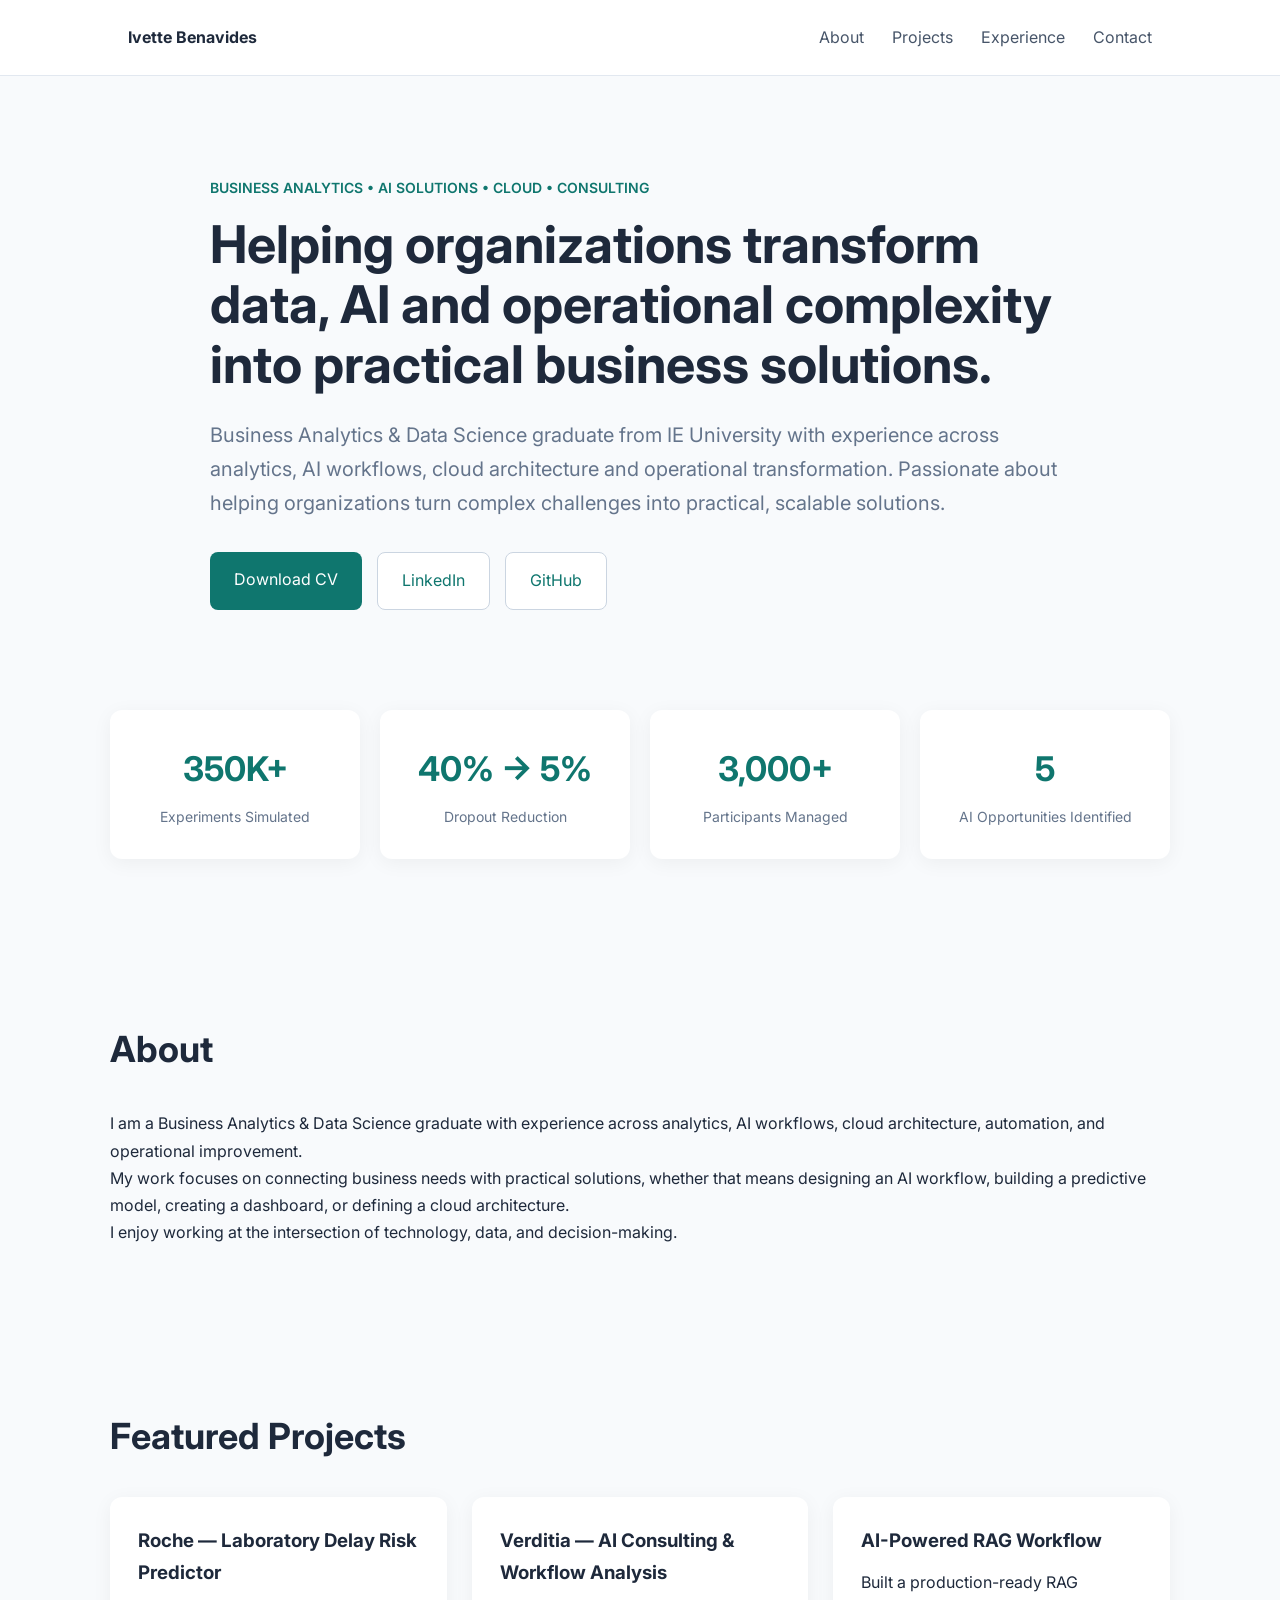
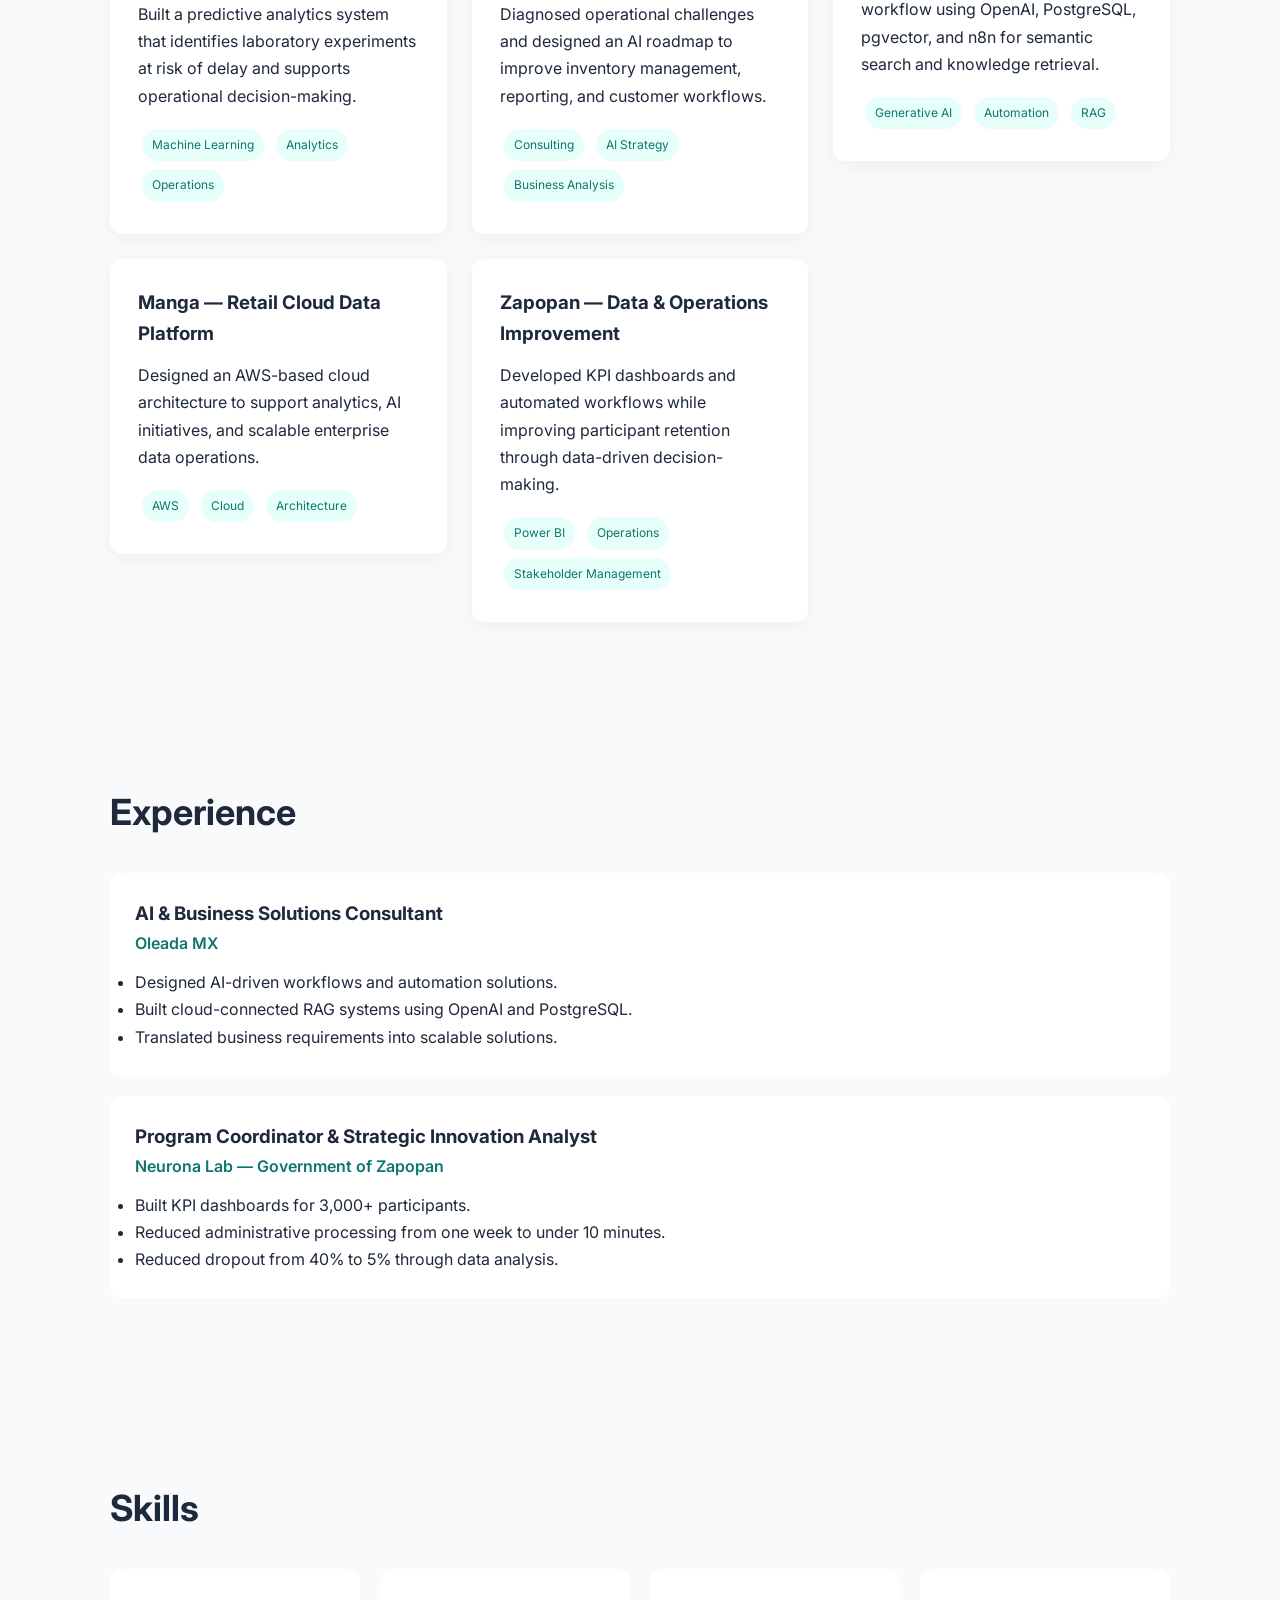
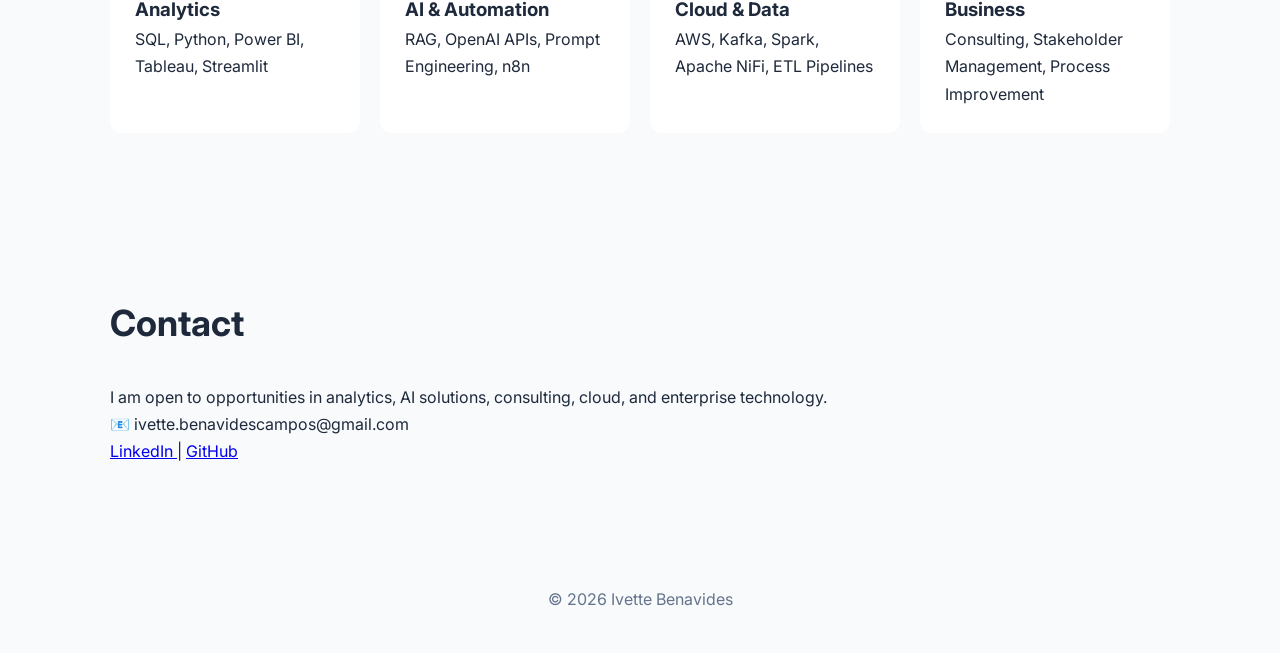
<file: index.html>
<!DOCTYPE html>
<html lang="en">
<head>
    <meta charset="UTF-8">
    <meta name="viewport" content="width=device-width, initial-scale=1.0">
    <title>Ivette Benavides | Business Analytics & AI Solutions</title>

    <link rel="stylesheet" href="styles.css">

    <link rel="preconnect" href="https://fonts.googleapis.com">
    <link href="https://fonts.googleapis.com/css2?family=Inter:wght@300;400;500;600;700&display=swap" rel="stylesheet">
</head>

<body>

<nav>
    <div class="logo">Ivette Benavides</div>

    <div class="nav-links">
        <a href="#about">About</a>
        <a href="#projects">Projects</a>
        <a href="#experience">Experience</a>
        <a href="#contact">Contact</a>
    </div>
</nav>

<section class="hero">

    <p class="eyebrow">
        BUSINESS ANALYTICS • AI SOLUTIONS • CLOUD • CONSULTING
    </p>

    <h1>
        Helping organizations transform data, AI and operational complexity into practical business solutions.
    </h1>

    <p class="hero-text">
        Business Analytics & Data Science graduate from IE University with experience across analytics, AI workflows, cloud architecture and operational transformation. 
        Passionate about helping organizations turn complex challenges into practical, scalable solutions.
    </p>

    <div class="hero-buttons">
        <a class="btn-primary" href="assets/CV_IVETTE%20BENAVIDES.pdf" target="_blank">
            Download CV
        </a>

        <a class="btn-secondary"
           href="https://www.linkedin.com/in/ivette-benavides"
           target="_blank">
            LinkedIn
        </a>

        <a class="btn-secondary"
           href="https://github.com/IvetteBenavides"
           target="_blank">
            GitHub
        </a>
    </div>

</section>

<section class="metrics">

    <div class="metric">
        <h3>350K+</h3>
        <p>Experiments Simulated</p>
    </div>

    <div class="metric">
        <h3>40% → 5%</h3>
        <p>Dropout Reduction</p>
    </div>

    <div class="metric">
        <h3>3,000+</h3>
        <p>Participants Managed</p>
    </div>

    <div class="metric">
        <h3>5</h3>
        <p>AI Opportunities Identified</p>
    </div>

</section>
<section id="about">

    <h2>About</h2>

    <p>
        I am a Business Analytics & Data Science graduate with experience across analytics,
        AI workflows, cloud architecture, automation, and operational improvement.
    </p>

    <p>
        My work focuses on connecting business needs with practical solutions,
        whether that means designing an AI workflow, building a predictive model,
        creating a dashboard, or defining a cloud architecture.
    </p>

    <p>
        I enjoy working at the intersection of technology, data, and decision-making.
    </p>

</section>

<section id="projects">

    <h2>Featured Projects</h2>

    <div class="projects-grid">

        <a class="project-link" href="project-roche.html">

            <div class="project-card">

                <h3>Roche — Laboratory Delay Risk Predictor</h3>

                <p>
                    Built a predictive analytics system that identifies laboratory experiments at risk of delay and supports operational decision-making.
                </p>

                <span>Machine Learning</span>
                <span>Analytics</span>
                <span>Operations</span>

            </div>

        </a>

        <a class="project-link" href="project-verditia.html">

            <div class="project-card">

                <h3>Verditia — AI Consulting & Workflow Analysis</h3>

                <p>
                    Diagnosed operational challenges and designed an AI roadmap to improve inventory management, reporting, and customer workflows.
                </p>

                <span>Consulting</span>
                <span>AI Strategy</span>
                <span>Business Analysis</span>

            </div>

        </a>

        <a class="project-link" href="project-rag.html">

            <div class="project-card">

                <h3>AI-Powered RAG Workflow</h3>

                <p>
                    Built a production-ready RAG workflow using OpenAI, PostgreSQL, pgvector, and n8n for semantic search and knowledge retrieval.
                </p>

                <span>Generative AI</span>
                <span>Automation</span>
                <span>RAG</span>

            </div>

        </a>

        <a class="project-link" href="project-manga.html">

            <div class="project-card">

                <h3>Manga — Retail Cloud Data Platform</h3>

                <p>
                    Designed an AWS-based cloud architecture to support analytics, AI initiatives, and scalable enterprise data operations.
                </p>

                <span>AWS</span>
                <span>Cloud</span>
                <span>Architecture</span>

            </div>

        </a>

        <a class="project-link" href="project-zapopan.html">

            <div class="project-card">

                <h3>Zapopan — Data & Operations Improvement</h3>

                <p>
                    Developed KPI dashboards and automated workflows while improving participant retention through data-driven decision-making.
                </p>

                <span>Power BI</span>
                <span>Operations</span>
                <span>Stakeholder Management</span>

            </div>

        </a>

    </div>

</section>

<section id="experience">

    <h2>Experience</h2>

    <div class="experience-card">

        <h3>AI & Business Solutions Consultant</h3>

        <p class="company">
            Oleada MX
        </p>

        <ul>
            <li>Designed AI-driven workflows and automation solutions.</li>
            <li>Built cloud-connected RAG systems using OpenAI and PostgreSQL.</li>
            <li>Translated business requirements into scalable solutions.</li>
        </ul>

    </div>

    <div class="experience-card">

        <h3>Program Coordinator & Strategic Innovation Analyst</h3>

        <p class="company">
            Neurona Lab — Government of Zapopan
        </p>

        <ul>
            <li>Built KPI dashboards for 3,000+ participants.</li>
            <li>Reduced administrative processing from one week to under 10 minutes.</li>
            <li>Reduced dropout from 40% to 5% through data analysis.</li>
        </ul>

    </div>

</section>

<section id="skills">

    <h2>Skills</h2>

    <div class="skills-grid">

        <div>
            <h3>Analytics</h3>
            <p>SQL, Python, Power BI, Tableau, Streamlit</p>
        </div>

        <div>
            <h3>AI & Automation</h3>
            <p>RAG, OpenAI APIs, Prompt Engineering, n8n</p>
        </div>

        <div>
            <h3>Cloud & Data</h3>
            <p>AWS, Kafka, Spark, Apache NiFi, ETL Pipelines</p>
        </div>

        <div>
            <h3>Business</h3>
            <p>Consulting, Stakeholder Management, Process Improvement</p>
        </div>

    </div>

</section>

<section id="contact">

    <h2>Contact</h2>

    <p>
        I am open to opportunities in analytics, AI solutions,
        consulting, cloud, and enterprise technology.
    </p>

    <p>
        📧 ivette.benavidescampos@gmail.com
    </p>

    <p>
        <a href="https://www.linkedin.com/in/ivette-benavides" target="_blank">
            LinkedIn
        </a>
        |
        <a href="https://github.com/IvetteBenavides" target="_blank">
            GitHub
        </a>
    </p>

</section>

<footer>
    © 2026 Ivette Benavides
</footer>

</body>
</html>
</file>
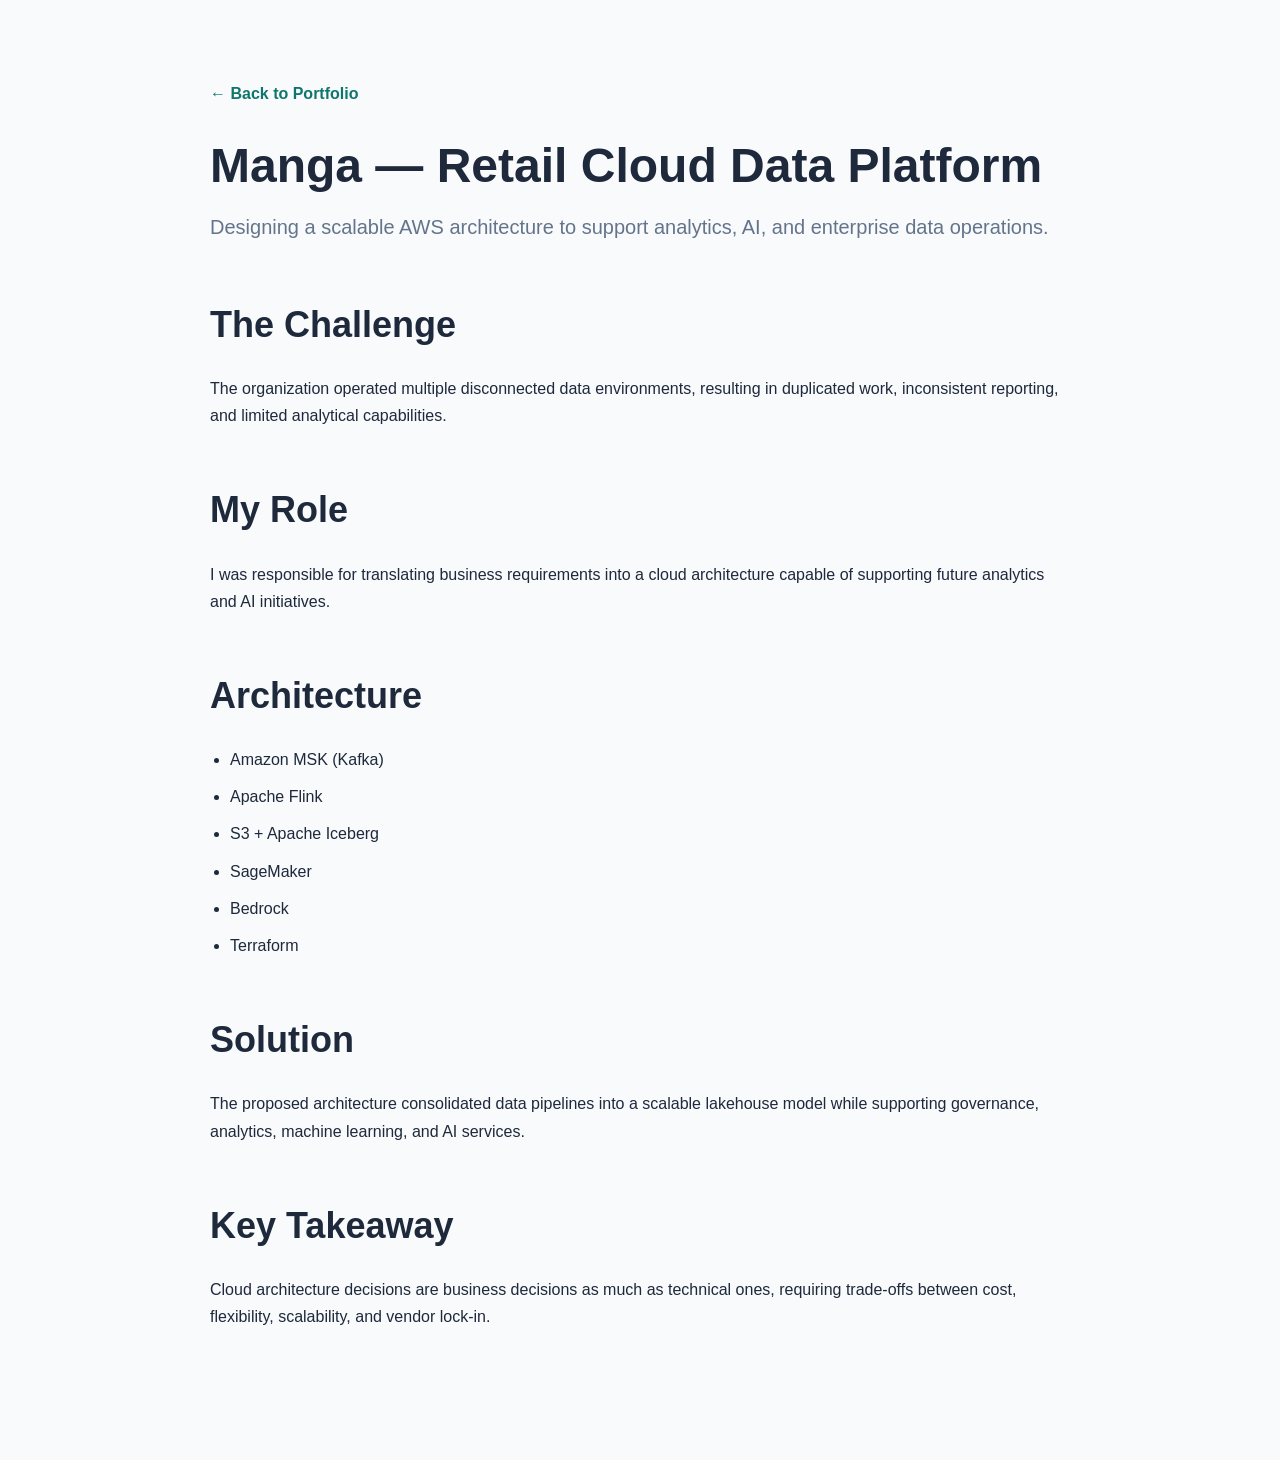
<file: project-manga.html>
<!DOCTYPE html>
<html lang="en">
<head>
<meta charset="UTF-8">
<meta name="viewport" content="width=device-width, initial-scale=1.0">
<title>Manga | Retail Cloud Data Platform</title>
<link rel="stylesheet" href="styles.css">
</head>

<body>

<div class="project-container">

<a href="index.html" class="back-link">← Back to Portfolio</a>

<div class="project-header">
<h1>Manga — Retail Cloud Data Platform</h1>

<p class="subtitle">
Designing a scalable AWS architecture to support analytics, AI, and enterprise data operations.
</p>
</div>

<div class="section">
<h2>The Challenge</h2>

<p>
The organization operated multiple disconnected data environments, resulting in duplicated work, inconsistent reporting, and limited analytical capabilities.
</p>
</div>

<div class="section">
<h2>My Role</h2>

<p>
I was responsible for translating business requirements into a cloud architecture capable of supporting future analytics and AI initiatives.
</p>
</div>

<div class="section">
<h2>Architecture</h2>

<ul>
<li>Amazon MSK (Kafka)</li>
<li>Apache Flink</li>
<li>S3 + Apache Iceberg</li>
<li>SageMaker</li>
<li>Bedrock</li>
<li>Terraform</li>
</ul>
</div>

<div class="section">
<h2>Solution</h2>

<p>
The proposed architecture consolidated data pipelines into a scalable lakehouse model while supporting governance, analytics, machine learning, and AI services.
</p>
</div>

<div class="section">
<h2>Key Takeaway</h2>

<p>
Cloud architecture decisions are business decisions as much as technical ones, requiring trade-offs between cost, flexibility, scalability, and vendor lock-in.
</p>
</div>

</div>

</body>
</html>
</file>
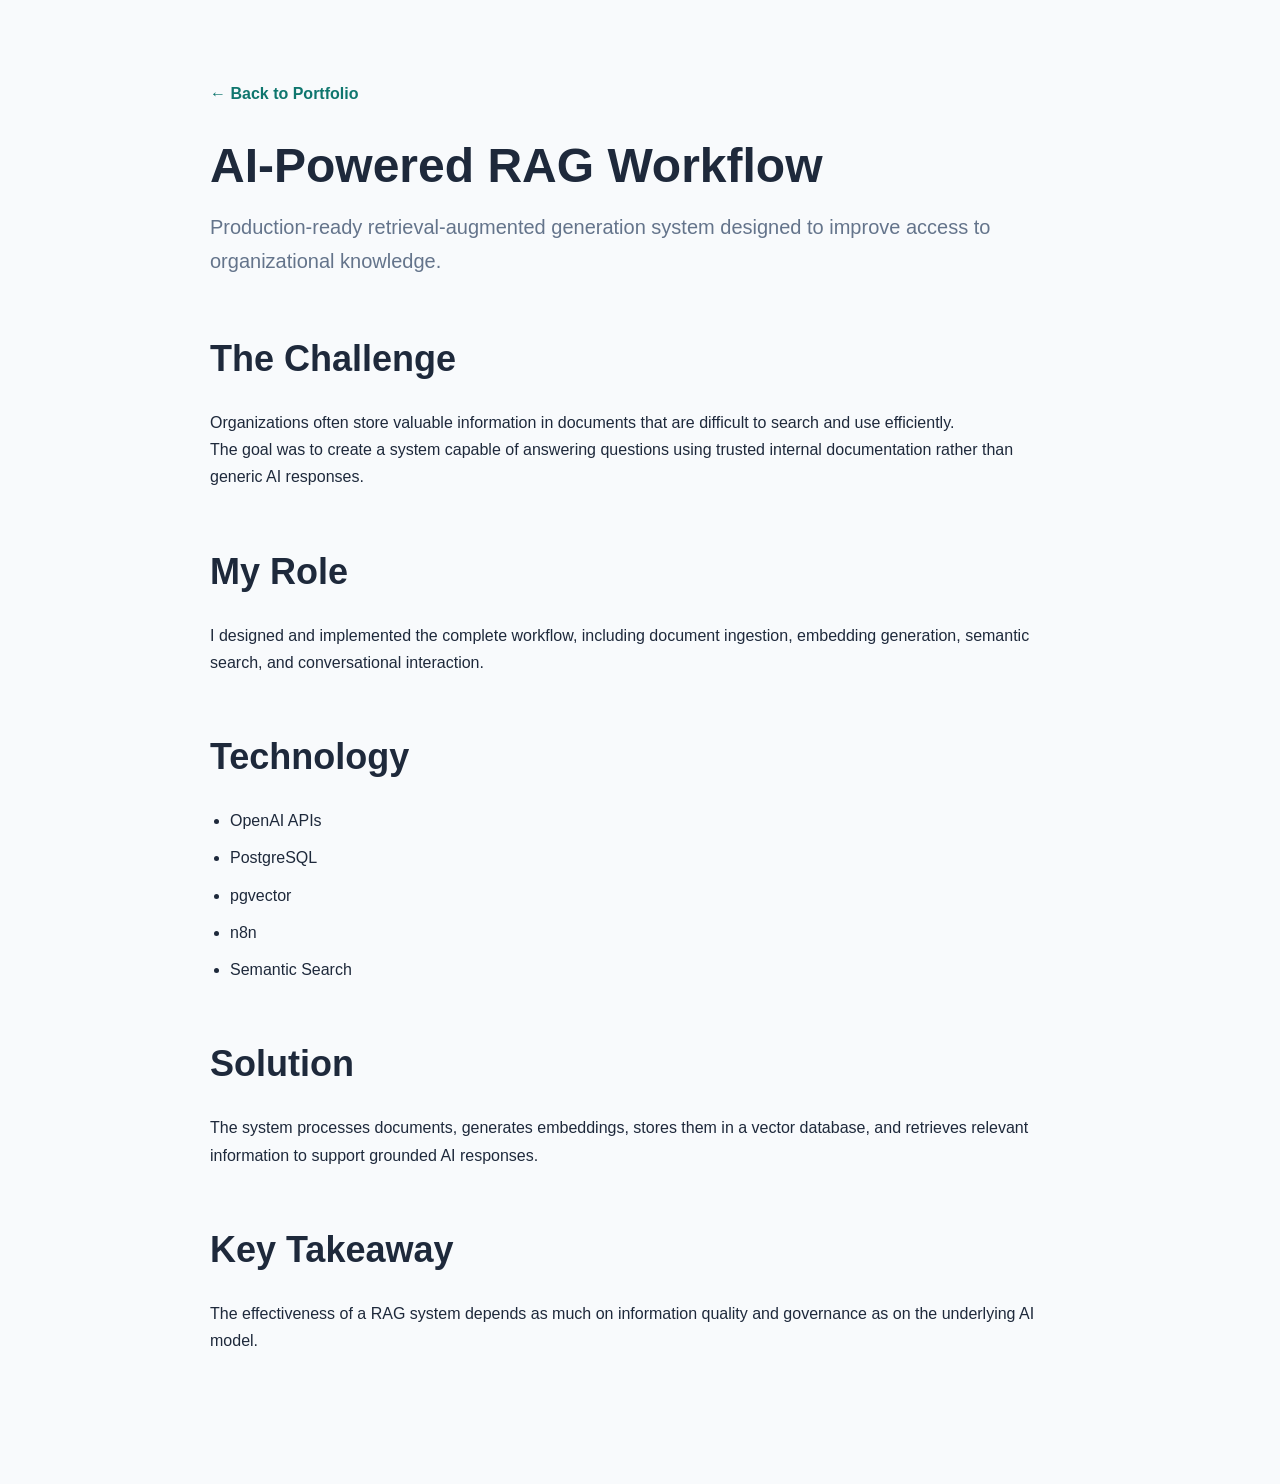
<file: project-rag.html>
<!DOCTYPE html>
<html lang="en">
<head>
<meta charset="UTF-8">
<meta name="viewport" content="width=device-width, initial-scale=1.0">
<title>AI-Powered RAG Workflow</title>
<link rel="stylesheet" href="styles.css">
</head>

<body>

<div class="project-container">

<a href="index.html" class="back-link">← Back to Portfolio</a>

<div class="project-header">
<h1>AI-Powered RAG Workflow</h1>

<p class="subtitle">
Production-ready retrieval-augmented generation system designed to improve access to organizational knowledge.
</p>
</div>

<div class="section">
<h2>The Challenge</h2>

<p>
Organizations often store valuable information in documents that are difficult to search and use efficiently.
</p>

<p>
The goal was to create a system capable of answering questions using trusted internal documentation rather than generic AI responses.
</p>
</div>

<div class="section">
<h2>My Role</h2>

<p>
I designed and implemented the complete workflow, including document ingestion, embedding generation, semantic search, and conversational interaction.
</p>
</div>

<div class="section">
<h2>Technology</h2>

<ul>
<li>OpenAI APIs</li>
<li>PostgreSQL</li>
<li>pgvector</li>
<li>n8n</li>
<li>Semantic Search</li>
</ul>
</div>

<div class="section">
<h2>Solution</h2>

<p>
The system processes documents, generates embeddings, stores them in a vector database, and retrieves relevant information to support grounded AI responses.
</p>
</div>

<div class="section">
<h2>Key Takeaway</h2>

<p>
The effectiveness of a RAG system depends as much on information quality and governance as on the underlying AI model.
</p>
</div>

</div>

</body>
</html>
</file>
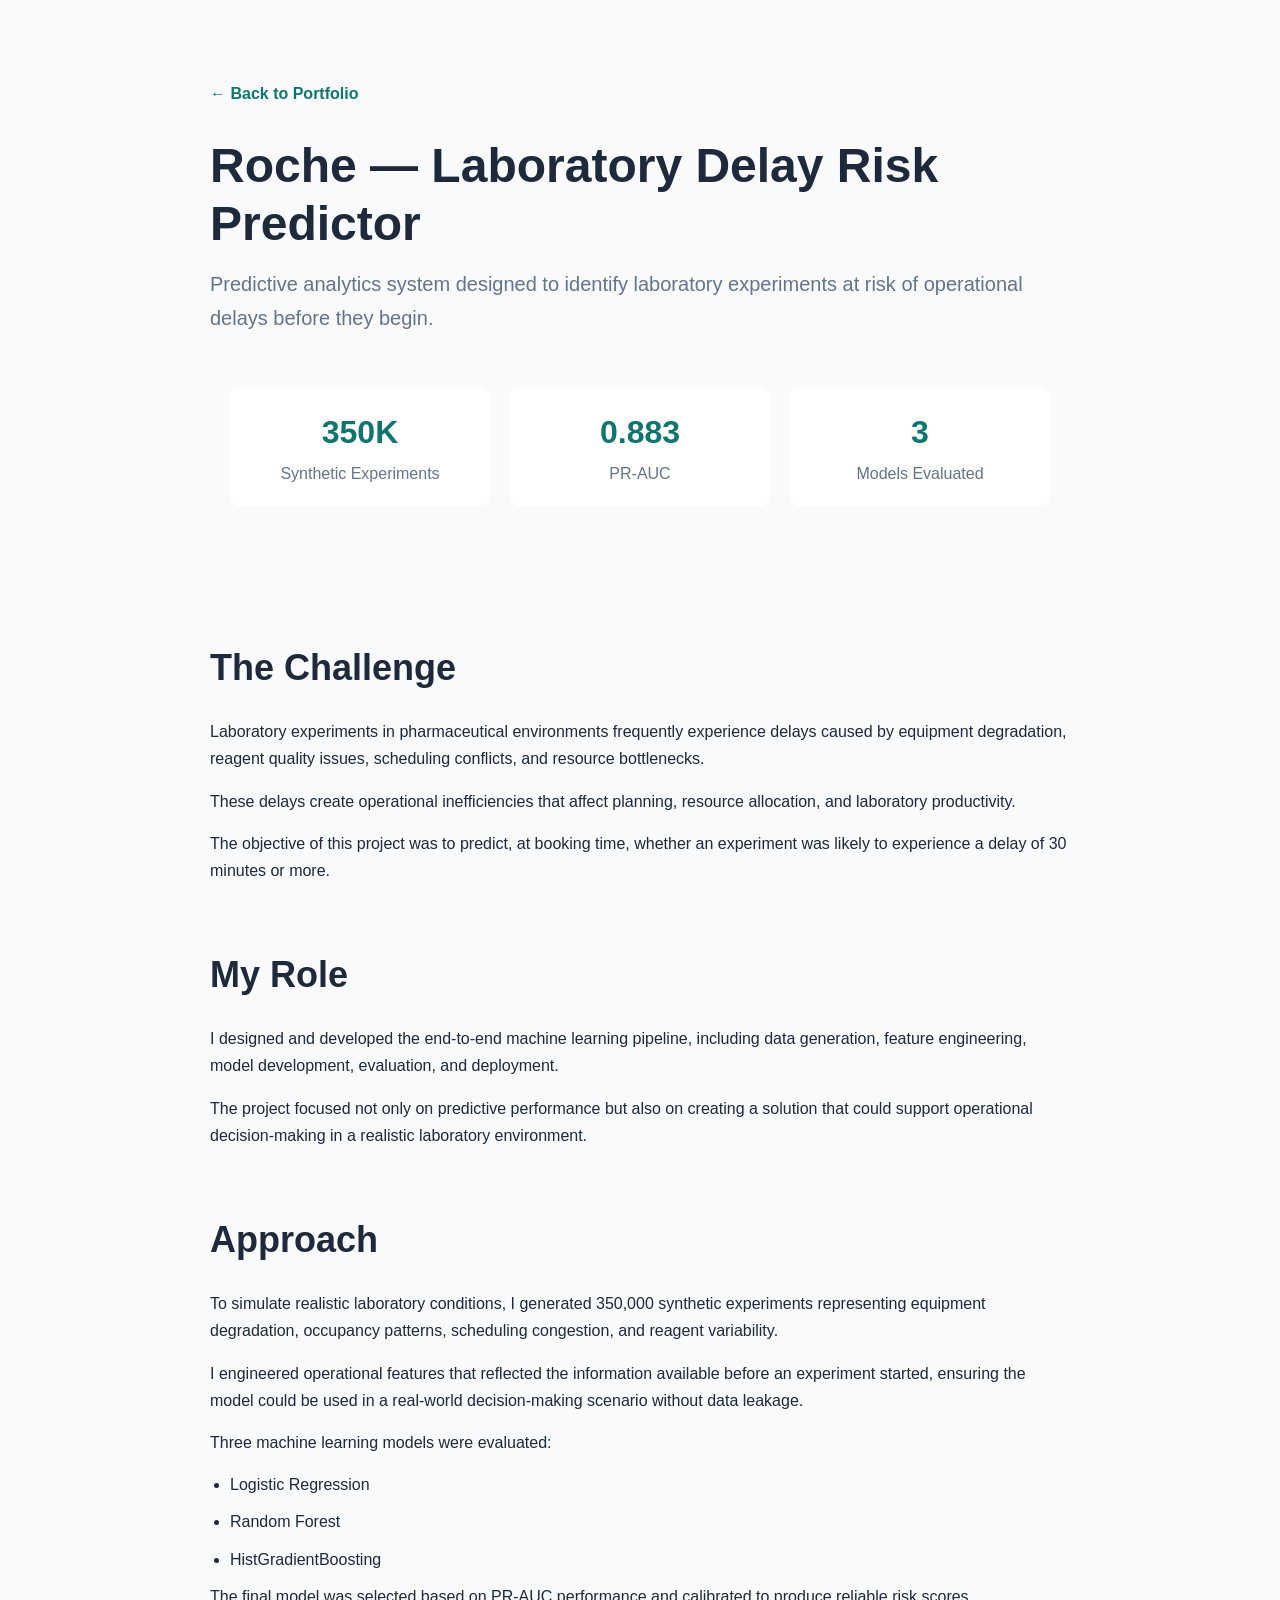
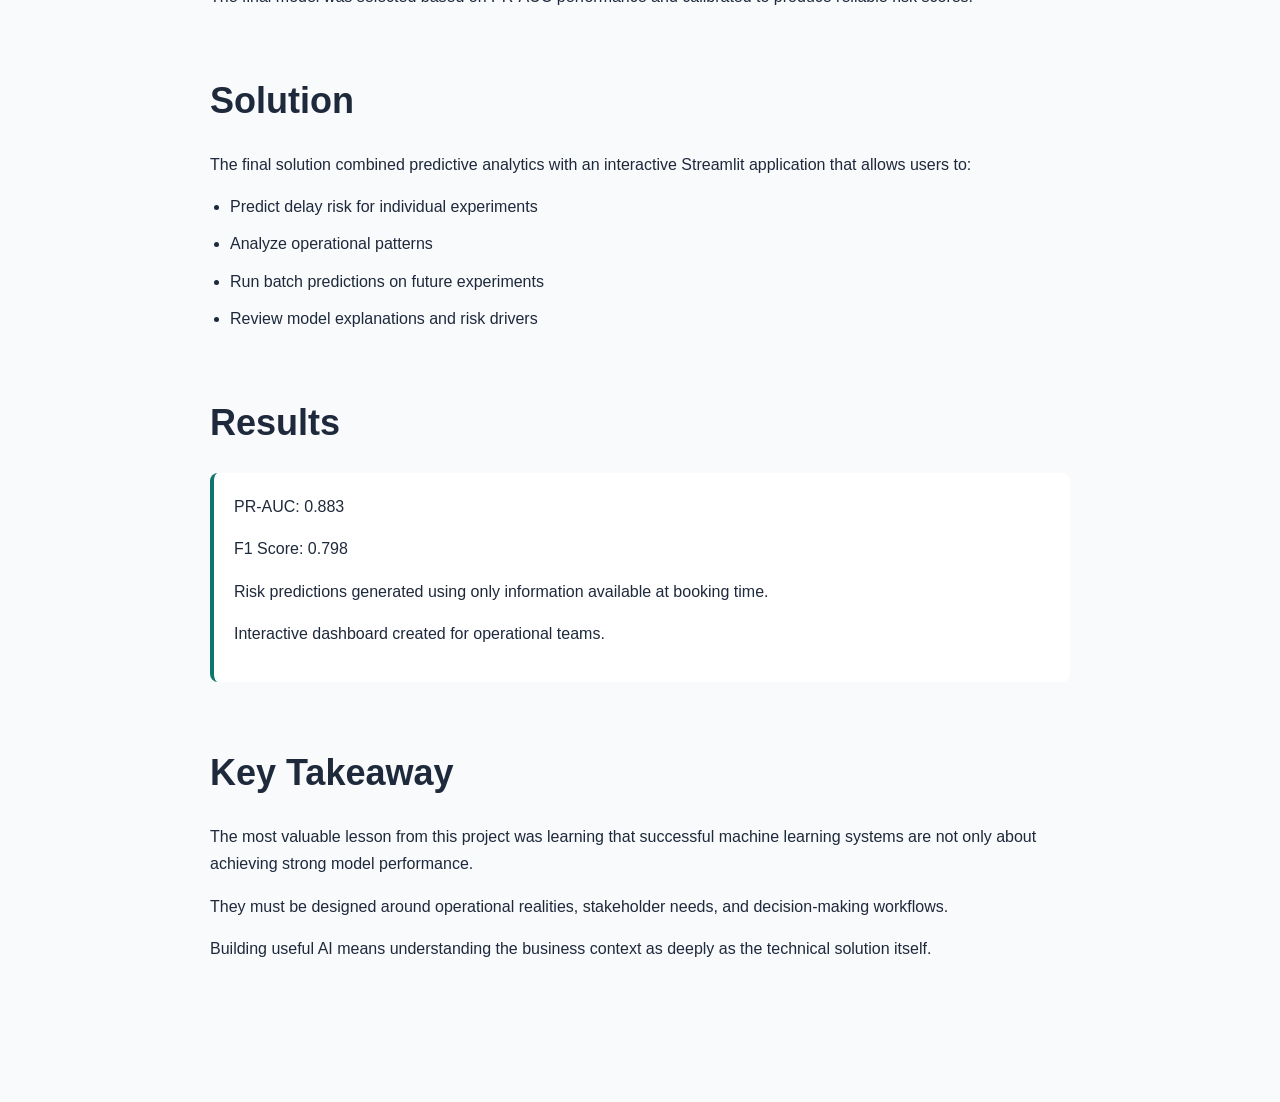
<file: project-roche.html>
<!DOCTYPE html>
<html lang="en">
<head>
<meta charset="UTF-8">
<meta name="viewport" content="width=device-width, initial-scale=1.0">
<title>Roche | Laboratory Delay Risk Predictor</title>

<link rel="stylesheet" href="styles.css">

<style>

.project-container{
    max-width:900px;
    margin:auto;
    padding:80px 20px;
}

.back-link{
    text-decoration:none;
    color:#0f766e;
    font-weight:600;
}

.project-header{
    margin-top:30px;
    margin-bottom:50px;
}

.project-header h1{
    font-size:48px;
    margin-bottom:15px;
}

.subtitle{
    color:#64748b;
    font-size:20px;
}

.metrics{
    display:grid;
    grid-template-columns:repeat(auto-fit,minmax(180px,1fr));
    gap:20px;
    margin:50px 0;
}

.metric-card{
    background:white;
    padding:20px;
    border-radius:12px;
    text-align:center;
}

.metric-number{
    font-size:32px;
    font-weight:700;
    color:#0f766e;
}

.metric-label{
    color:#64748b;
}

.section{
    margin-bottom:60px;
}

.section h2{
    margin-bottom:20px;
}

.section p{
    margin-bottom:15px;
}

.highlight{
    background:white;
    border-left:4px solid #0f766e;
    padding:20px;
    border-radius:8px;
}

</style>

</head>

<body>

<div class="project-container">

<a href="index.html" class="back-link">
← Back to Portfolio
</a>

<div class="project-header">

<h1>
Roche — Laboratory Delay Risk Predictor
</h1>

<p class="subtitle">
Predictive analytics system designed to identify laboratory experiments at risk of operational delays before they begin.
</p>

</div>

<div class="metrics">

<div class="metric-card">
<div class="metric-number">350K</div>
<div class="metric-label">Synthetic Experiments</div>
</div>

<div class="metric-card">
<div class="metric-number">0.883</div>
<div class="metric-label">PR-AUC</div>
</div>

<div class="metric-card">
<div class="metric-number">3</div>
<div class="metric-label">Models Evaluated</div>
</div>

</div>

<div class="section">

<h2>The Challenge</h2>

<p>
Laboratory experiments in pharmaceutical environments frequently experience delays caused by equipment degradation, reagent quality issues, scheduling conflicts, and resource bottlenecks.
</p>

<p>
These delays create operational inefficiencies that affect planning, resource allocation, and laboratory productivity.
</p>

<p>
The objective of this project was to predict, at booking time, whether an experiment was likely to experience a delay of 30 minutes or more.
</p>

</div>

<div class="section">

<h2>My Role</h2>

<p>
I designed and developed the end-to-end machine learning pipeline, including data generation, feature engineering, model development, evaluation, and deployment.
</p>

<p>
The project focused not only on predictive performance but also on creating a solution that could support operational decision-making in a realistic laboratory environment.
</p>

</div>

<div class="section">

<h2>Approach</h2>

<p>
To simulate realistic laboratory conditions, I generated 350,000 synthetic experiments representing equipment degradation, occupancy patterns, scheduling congestion, and reagent variability.
</p>

<p>
I engineered operational features that reflected the information available before an experiment started, ensuring the model could be used in a real-world decision-making scenario without data leakage.
</p>

<p>
Three machine learning models were evaluated:
</p>

<ul>
<li>Logistic Regression</li>
<li>Random Forest</li>
<li>HistGradientBoosting</li>
</ul>

<p>
The final model was selected based on PR-AUC performance and calibrated to produce reliable risk scores.
</p>

</div>

<div class="section">

<h2>Solution</h2>

<p>
The final solution combined predictive analytics with an interactive Streamlit application that allows users to:
</p>

<ul>
<li>Predict delay risk for individual experiments</li>
<li>Analyze operational patterns</li>
<li>Run batch predictions on future experiments</li>
<li>Review model explanations and risk drivers</li>
</ul>

</div>

<div class="section">

<h2>Results</h2>

<div class="highlight">

<p>
PR-AUC: 0.883
</p>

<p>
F1 Score: 0.798
</p>

<p>
Risk predictions generated using only information available at booking time.
</p>

<p>
Interactive dashboard created for operational teams.
</p>

</div>

</div>

<div class="section">

<h2>Key Takeaway</h2>

<p>
The most valuable lesson from this project was learning that successful machine learning systems are not only about achieving strong model performance.
</p>

<p>
They must be designed around operational realities, stakeholder needs, and decision-making workflows.
</p>

<p>
Building useful AI means understanding the business context as deeply as the technical solution itself.
</p>

</div>

</div>

</body>
</html>
</file>
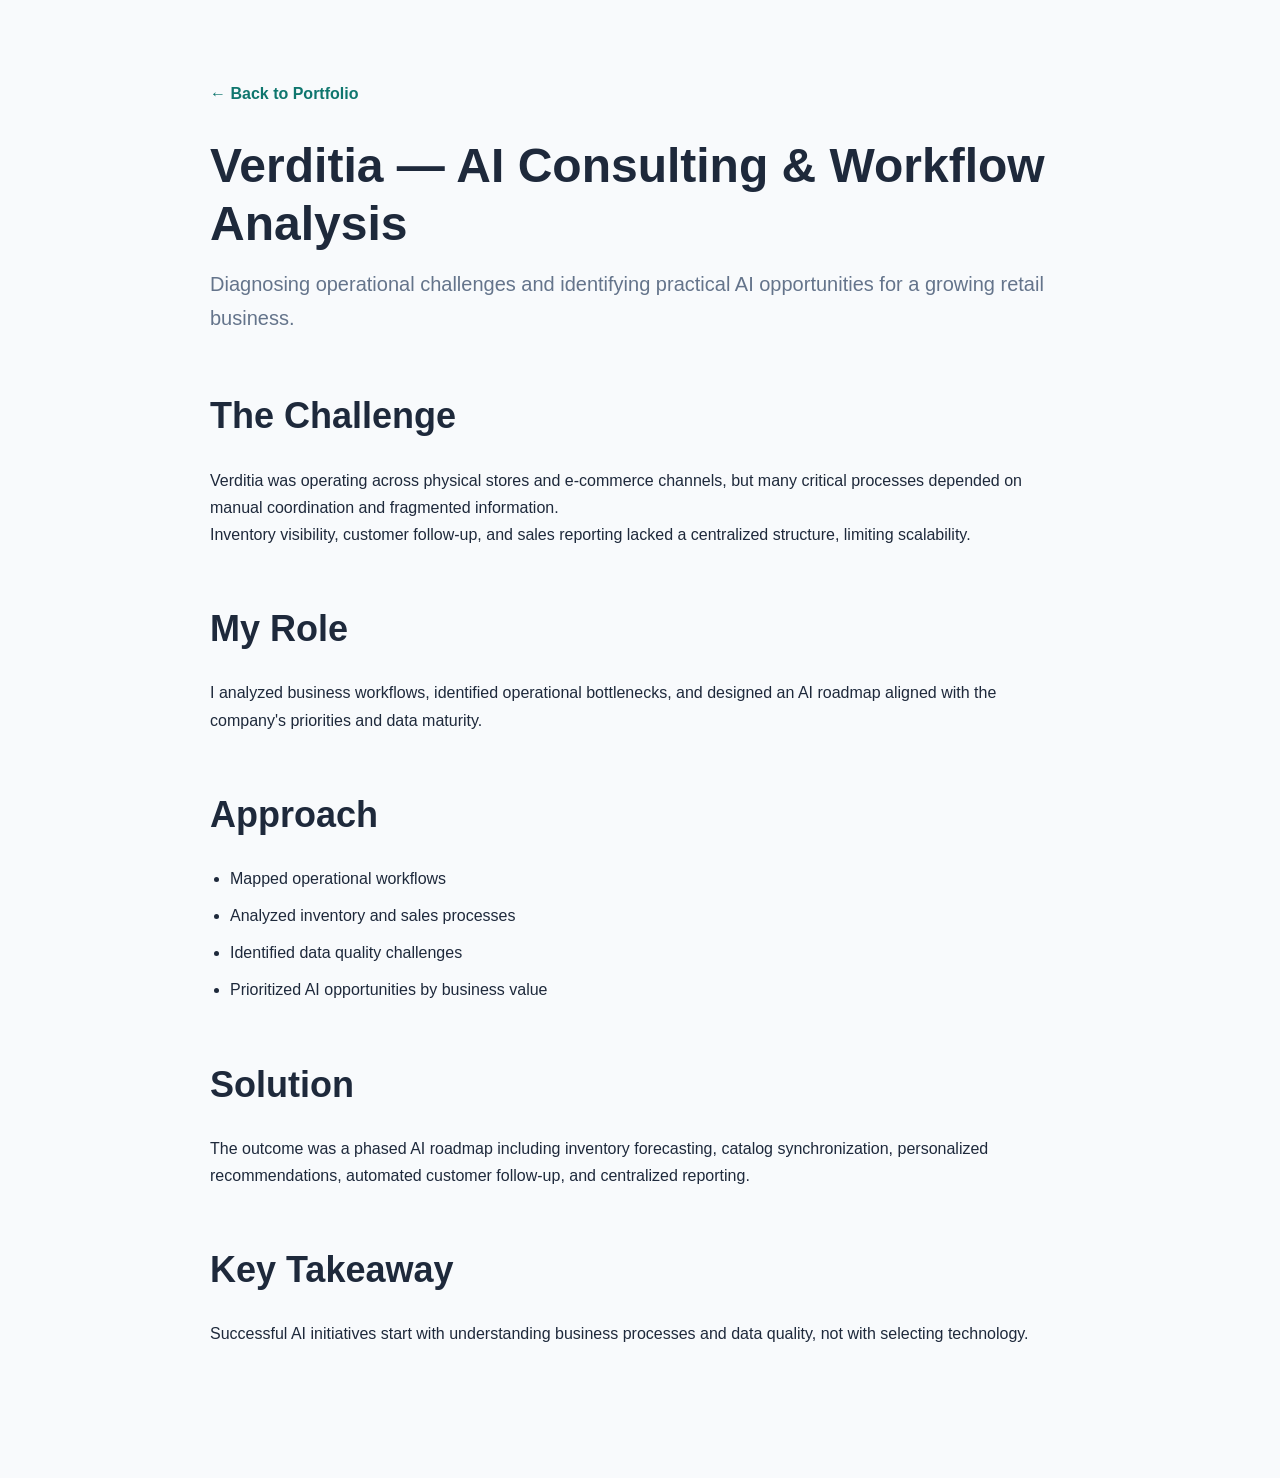
<file: project-verditia.html>
<!DOCTYPE html>
<html lang="en">
<head>
<meta charset="UTF-8">
<meta name="viewport" content="width=device-width, initial-scale=1.0">
<title>Verditia | AI Consulting & Workflow Analysis</title>
<link rel="stylesheet" href="styles.css">
</head>

<body>

<div class="project-container">

<a href="index.html" class="back-link">← Back to Portfolio</a>

<div class="project-header">
<h1>Verditia — AI Consulting & Workflow Analysis</h1>

<p class="subtitle">
Diagnosing operational challenges and identifying practical AI opportunities for a growing retail business.
</p>
</div>

<div class="section">
<h2>The Challenge</h2>

<p>
Verditia was operating across physical stores and e-commerce channels, but many critical processes depended on manual coordination and fragmented information.
</p>

<p>
Inventory visibility, customer follow-up, and sales reporting lacked a centralized structure, limiting scalability.
</p>
</div>

<div class="section">
<h2>My Role</h2>

<p>
I analyzed business workflows, identified operational bottlenecks, and designed an AI roadmap aligned with the company's priorities and data maturity.
</p>
</div>

<div class="section">
<h2>Approach</h2>

<ul>
<li>Mapped operational workflows</li>
<li>Analyzed inventory and sales processes</li>
<li>Identified data quality challenges</li>
<li>Prioritized AI opportunities by business value</li>
</ul>
</div>

<div class="section">
<h2>Solution</h2>

<p>
The outcome was a phased AI roadmap including inventory forecasting, catalog synchronization, personalized recommendations, automated customer follow-up, and centralized reporting.
</p>
</div>

<div class="section">
<h2>Key Takeaway</h2>

<p>
Successful AI initiatives start with understanding business processes and data quality, not with selecting technology.
</p>
</div>

</div>

</body>
</html>
</file>
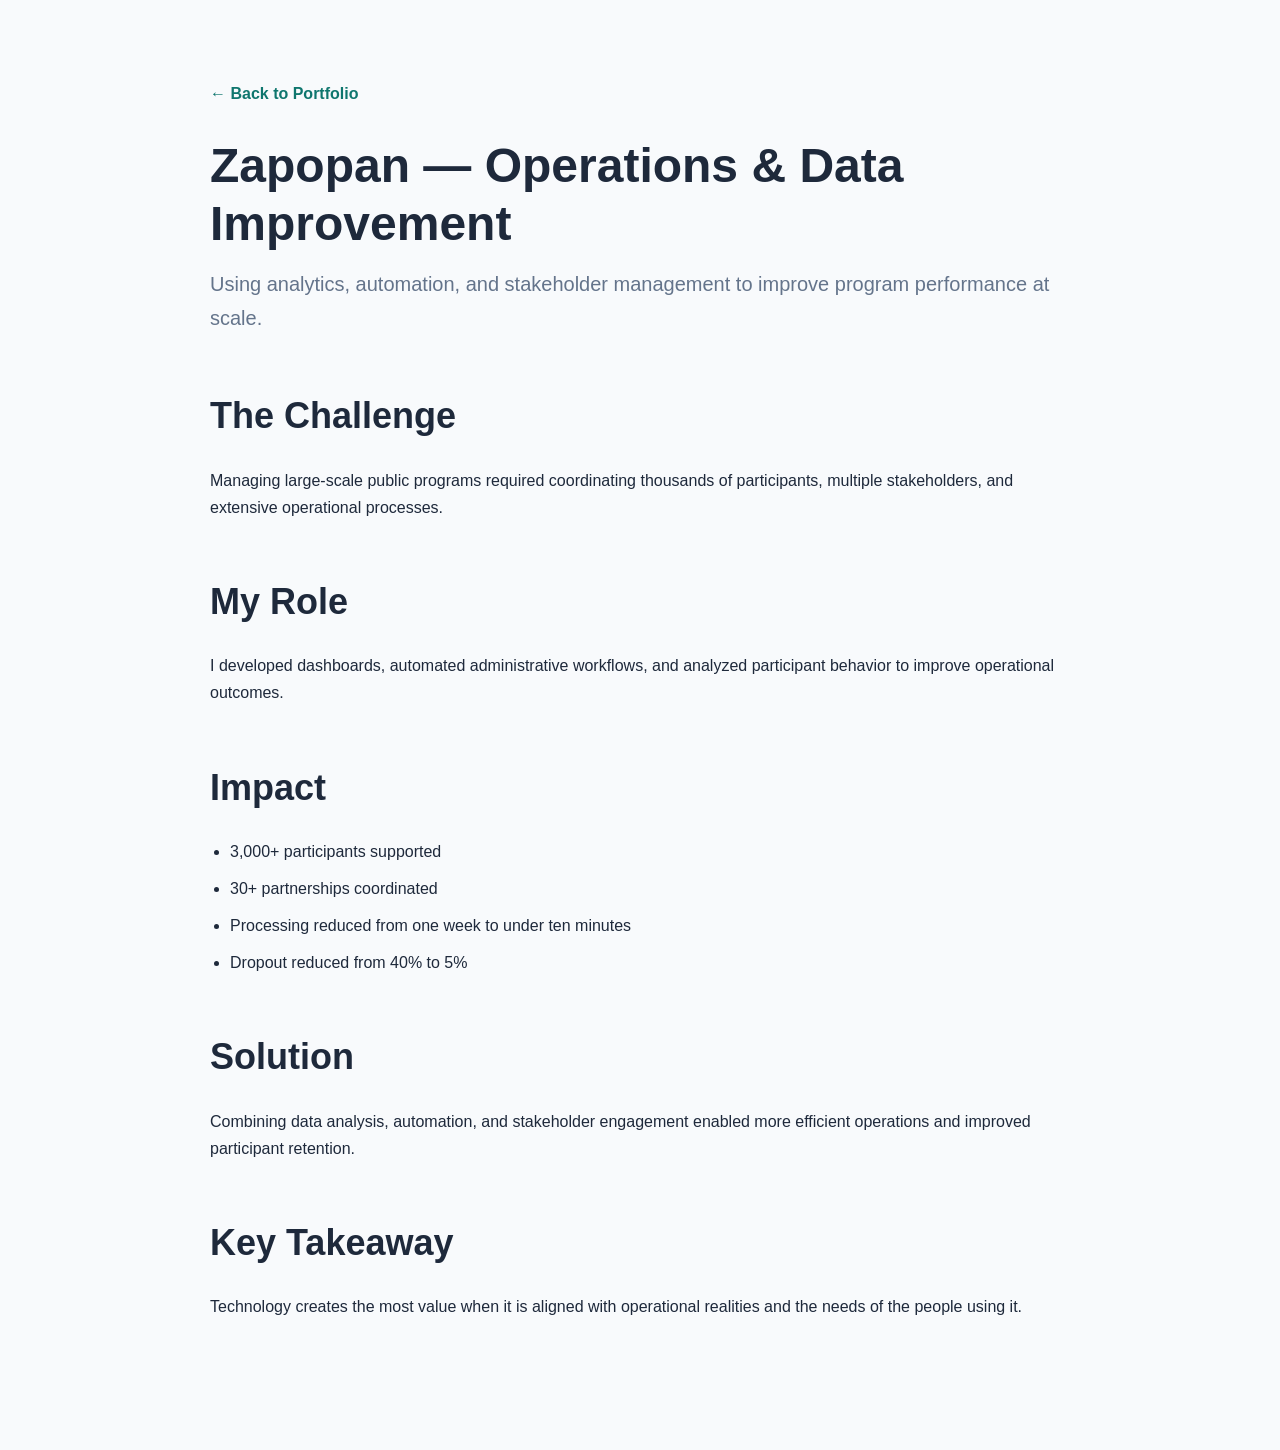
<file: project-zapopan.html>
<!DOCTYPE html>
<html lang="en">
<head>
<meta charset="UTF-8">
<meta name="viewport" content="width=device-width, initial-scale=1.0">
<title>Zapopan | Operations & Data Improvement</title>
<link rel="stylesheet" href="styles.css">
</head>

<body>

<div class="project-container">

<a href="index.html" class="back-link">← Back to Portfolio</a>

<div class="project-header">
<h1>Zapopan — Operations & Data Improvement</h1>

<p class="subtitle">
Using analytics, automation, and stakeholder management to improve program performance at scale.
</p>
</div>

<div class="section">
<h2>The Challenge</h2>

<p>
Managing large-scale public programs required coordinating thousands of participants, multiple stakeholders, and extensive operational processes.
</p>
</div>

<div class="section">
<h2>My Role</h2>

<p>
I developed dashboards, automated administrative workflows, and analyzed participant behavior to improve operational outcomes.
</p>
</div>

<div class="section">
<h2>Impact</h2>

<ul>
<li>3,000+ participants supported</li>
<li>30+ partnerships coordinated</li>
<li>Processing reduced from one week to under ten minutes</li>
<li>Dropout reduced from 40% to 5%</li>
</ul>
</div>

<div class="section">
<h2>Solution</h2>

<p>
Combining data analysis, automation, and stakeholder engagement enabled more efficient operations and improved participant retention.
</p>
</div>

<div class="section">
<h2>Key Takeaway</h2>

<p>
Technology creates the most value when it is aligned with operational realities and the needs of the people using it.
</p>
</div>

</div>

</body>
</html>
</file>
<file: styles.css>
*{
    margin:0;
    padding:0;
    box-sizing:border-box;
}

body{
    font-family:'Inter',sans-serif;
    background:#f8fafc;
    color:#1e293b;
    line-height:1.7;
}

nav{
    display:flex;
    justify-content:space-between;
    align-items:center;
    padding:24px 10%;
    background:white;
    border-bottom:1px solid #e2e8f0;
    position:sticky;
    top:0;
}

.logo{
    font-weight:700;
}

.nav-links a{
    text-decoration:none;
    color:#475569;
    margin-left:24px;
}

.hero{
    max-width:900px;
    margin:auto;
    padding:100px 20px;
}

.eyebrow{
    color:#0f766e;
    font-size:14px;
    font-weight:600;
    margin-bottom:15px;
}

.hero h1{
    font-size:52px;
    line-height:1.15;
    margin-bottom:24px;
}

.hero-text{
    font-size:20px;
    color:#64748b;
    margin-bottom:32px;
}

.hero-buttons{
    display:flex;
    gap:15px;
    flex-wrap:wrap;
}

.btn-primary{
    background:#0f766e;
    color:white;
    text-decoration:none;
    padding:14px 24px;
    border-radius:8px;
}

.btn-secondary{
    background:white;
    color:#0f766e;
    border:1px solid #cbd5e1;
    text-decoration:none;
    padding:14px 24px;
    border-radius:8px;
}

section{
    max-width:1100px;
    margin:auto;
    padding:80px 20px;
}

h2{
    font-size:36px;
    margin-bottom:30px;
}

.projects-grid{
    display:grid;
    grid-template-columns:repeat(auto-fit,minmax(320px,1fr));
    gap:25px;
}

.project-card{
    background:white;
    padding:28px;
    border-radius:12px;
    box-shadow:0 4px 20px rgba(0,0,0,.05);
}

.project-card h3{
    margin-bottom:12px;
}

.project-card p{
    margin-bottom:15px;
}

.project-card span{
    display:inline-block;
    background:#e6fffa;
    color:#0f766e;
    padding:6px 10px;
    border-radius:20px;
    margin:4px;
    font-size:12px;
}

.experience-card{
    background:white;
    padding:25px;
    border-radius:12px;
    margin-bottom:20px;
}

.company{
    color:#0f766e;
    margin-bottom:12px;
    font-weight:600;
}

.skills-grid{
    display:grid;
    grid-template-columns:repeat(auto-fit,minmax(250px,1fr));
    gap:20px;
}

.skills-grid div{
    background:white;
    padding:25px;
    border-radius:12px;
}

footer{
    text-align:center;
    padding:40px;
    color:#64748b;
}

@media(max-width:768px){

.hero h1{
    font-size:38px;
}

nav{
    flex-direction:column;
    gap:15px;
}

.nav-links{
    display:flex;
    flex-wrap:wrap;
    justify-content:center;
}

}

.project-link{
    text-decoration:none;
    color:inherit;
    display:block;
}

.project-link:hover .project-card{
    transform:translateY(-6px);
    transition:all .2s ease;
    box-shadow:0 10px 30px rgba(0,0,0,.08);
}

.project-card{
    transition:all .2s ease;
    cursor:pointer;
}

/* METRICS SECTION */

.metrics{
    max-width:1100px;
    margin:0 auto;
    padding:0 20px 80px;
    display:grid;
    grid-template-columns:repeat(auto-fit,minmax(200px,1fr));
    gap:20px;
}

.metric{
    background:white;
    padding:30px;
    border-radius:12px;
    text-align:center;
    box-shadow:0 4px 20px rgba(0,0,0,.05);
}

.metric h3{
    font-size:34px;
    color:#0f766e;
    margin-bottom:8px;
}

.metric p{
    color:#64748b;
    font-size:14px;
}

/* PROJECT PAGES */

.project-container{
    max-width:900px;
    margin:auto;
    padding:80px 20px;
}

.back-link{
    text-decoration:none;
    color:#0f766e;
    font-weight:600;
}

.project-header{
    margin-top:30px;
    margin-bottom:50px;
}

.project-header h1{
    font-size:48px;
    line-height:1.2;
    margin-bottom:15px;
}

.subtitle{
    color:#64748b;
    font-size:20px;
}

.section{
    margin-bottom:50px;
}

.section h2{
    margin-bottom:20px;
}

.section ul{
    margin-left:20px;
}

.section li{
    margin-bottom:10px;
}
</file>
